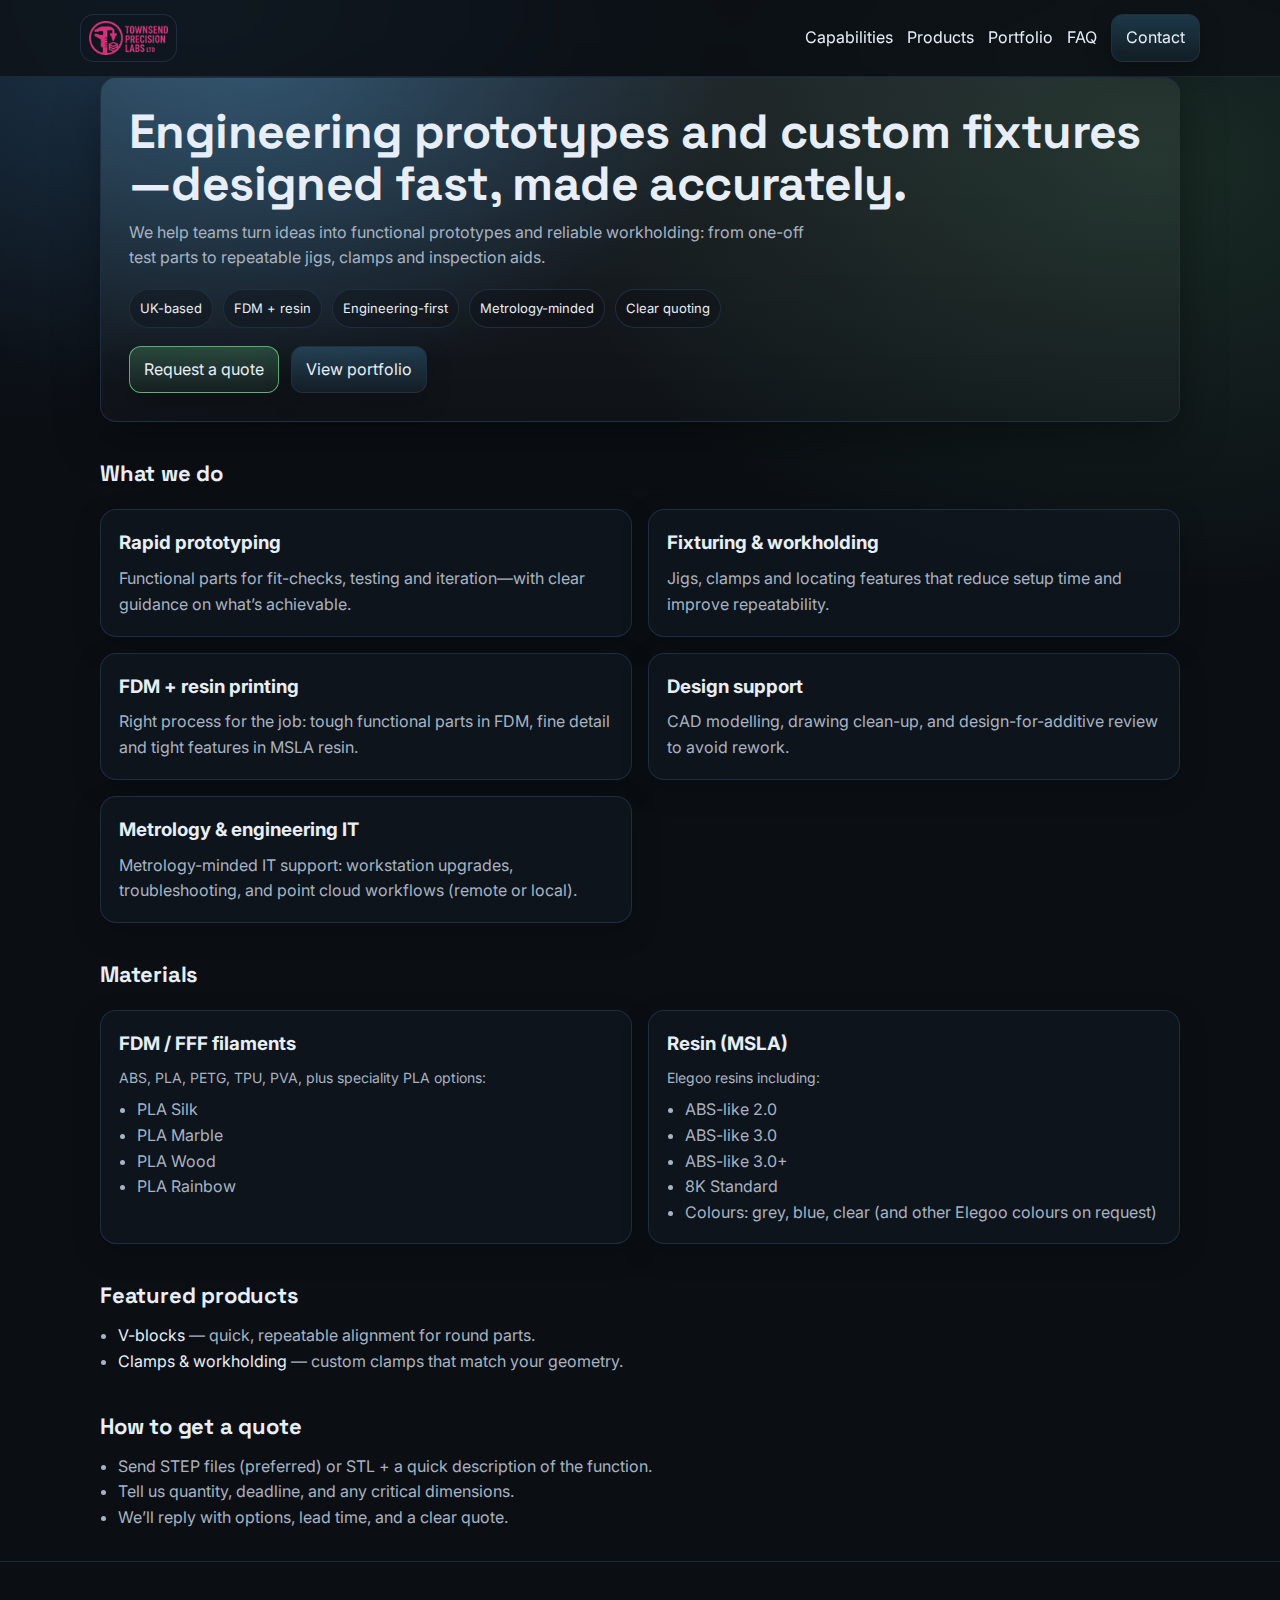
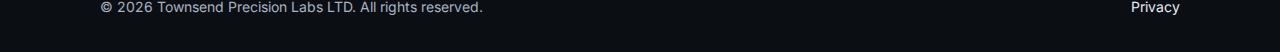
<file: index.html>
﻿<!doctype html>
<html lang="en-GB">
<head>
  <meta charset="utf-8" />
  <meta name="viewport" content="width=device-width, initial-scale=1" />
  <title>Engineering prototypes & custom fixtures</title>
  <meta name="description" content="Rapid 3D printed prototyping and fixturing—engineering-first, fast turnaround, UK-based." />
  <link rel="preconnect" href="https://fonts.googleapis.com">
  <link rel="preconnect" href="https://fonts.gstatic.com" crossorigin>
  <link href="https://fonts.googleapis.com/css2?family=Inter:wght@400;500;600&family=Space+Grotesk:wght@500;600;700&display=swap" rel="stylesheet" />
  <link rel="stylesheet" href="assets/css/style.css" />
</head>
<body>
  <header class="site-header">
    <div class="container header-inner">
      <a class="brand" href="index.html">
        <span class="brand-mark"><img class="logo" src="assets/img/logo.png" alt="Townsend Precision Labs LTD logo"></span>
        
      </a>
      <nav class="nav">
        <a href="capabilities.html">Capabilities</a>
        <a href="products.html">Products</a>
        <a href="portfolio.html">Portfolio</a>
        <a href="faq.html">FAQ</a>
        <a class="btn" href="contact.html">Contact</a>
      </nav>
    </div>
  </header>

  <main class="container">
    <div class="hero">
      <h1>Engineering prototypes and custom fixtures—designed fast, made accurately.</h1>
      <p>
        We help teams turn ideas into functional prototypes and reliable workholding:
        from one-off test parts to repeatable jigs, clamps and inspection aids.
      </p>
      <div class="hero-proof">
        <span class="pill">UK-based</span>
        <span class="pill">FDM + resin</span>
        <span class="pill">Engineering-first</span>
        <span class="pill">Metrology-minded</span>
        <span class="pill">Clear quoting</span>
      </div>
      <div class="hero-actions">
        <a class="btn primary" href="contact.html">Request a quote</a>
        <a class="btn" href="portfolio.html">View portfolio</a>
      </div>
    </div>

    <h2 class="section-title">What we do</h2>
    <div class="grid">
      <div class="card">
        <h3>Rapid prototyping</h3>
        <p>Functional parts for fit-checks, testing and iteration—with clear guidance on what’s achievable.</p>
      </div>
      <div class="card">
        <h3>Fixturing & workholding</h3>
        <p>Jigs, clamps and locating features that reduce setup time and improve repeatability.</p>
      </div>
      <div class="card">
        <h3>FDM + resin printing</h3>
        <p>Right process for the job: tough functional parts in FDM, fine detail and tight features in MSLA resin.</p>
      </div>
      <div class="card">
        <h3>Design support</h3>
        <p>CAD modelling, drawing clean-up, and design-for-additive review to avoid rework.</p>
      </div>
      <div class="card">
        <h3>Metrology & engineering IT</h3>
        <p>Metrology-minded IT support: workstation upgrades, troubleshooting, and point cloud workflows (remote or local).</p>
      </div>
    </div>

    <h2 class="section-title">Materials</h2>
    <div class="grid">
      <div class="card">
        <h3>FDM / FFF filaments</h3>
        <p class="small">ABS, PLA, PETG, TPU, PVA, plus speciality PLA options:</p>
        <ul class="list">
          <li>PLA Silk</li>
          <li>PLA Marble</li>
          <li>PLA Wood</li>
          <li>PLA Rainbow</li>
        </ul>
      </div>
      <div class="card">
        <h3>Resin (MSLA)</h3>
        <p class="small">Elegoo resins including:</p>
        <ul class="list">
          <li>ABS-like 2.0</li>
          <li>ABS-like 3.0</li>
          <li>ABS-like 3.0+</li>
          <li>8K Standard</li>
          <li>Colours: grey, blue, clear (and other Elegoo colours on request)</li>
        </ul>
      </div>
    </div>

    <h2 class="section-title">Featured products</h2>
    <ul class="list">
      <li><a href="products.html#v-blocks">V-blocks</a> — quick, repeatable alignment for round parts.</li>
      <li><a href="products.html#clamps">Clamps & workholding</a> — custom clamps that match your geometry.</li>
    </ul>

    <h2 class="section-title">How to get a quote</h2>
    <ul class="list">
      <li>Send STEP files (preferred) or STL + a quick description of the function.</li>
      <li>Tell us quantity, deadline, and any critical dimensions.</li>
      <li>We’ll reply with options, lead time, and a clear quote.</li>
    </ul>
  </main>

  <footer class="site-footer">
    <div class="container footer-inner">
      <p class="small">© 2026 Townsend Precision Labs LTD. All rights reserved.</p>
      <p class="small"><a href="privacy.html">Privacy</a></p>
    </div>
  </footer>
</body>
</html>
</file>
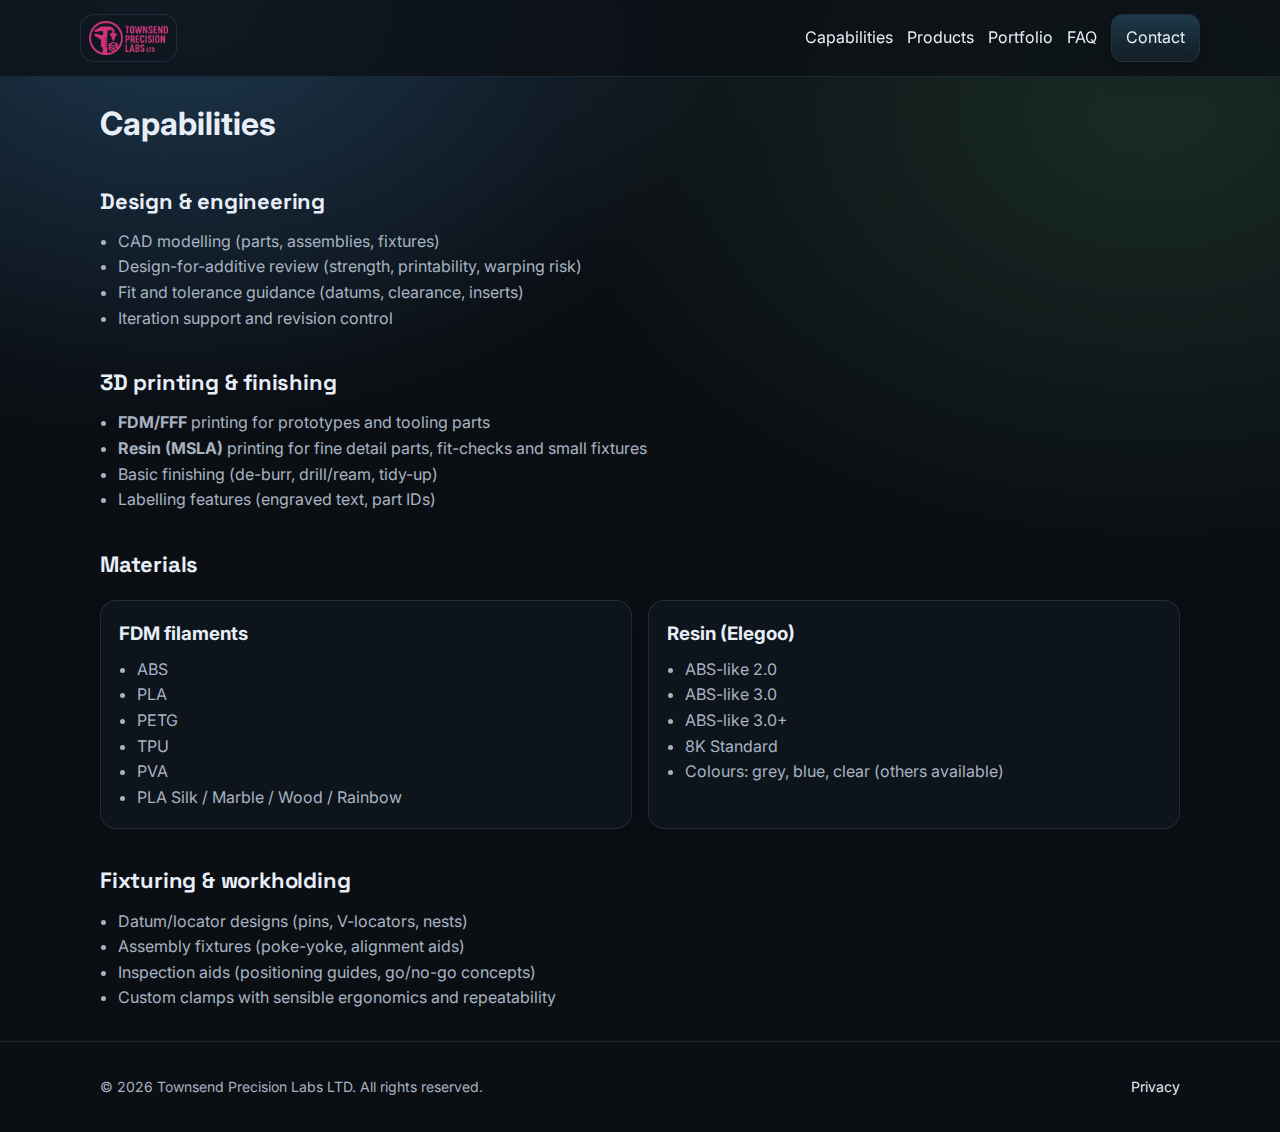
<file: capabilities.html>
﻿<!doctype html>
<html lang="en-GB">
<head>
  <meta charset="utf-8" />
  <meta name="viewport" content="width=device-width, initial-scale=1" />
  <title>Capabilities | Townsend Precision Labs LTD</title>
  <meta name="description" content="CAD, 3D printing, and engineering fixturing for prototypes and shop-floor tooling." />
  <link rel="preconnect" href="https://fonts.googleapis.com">
  <link rel="preconnect" href="https://fonts.gstatic.com" crossorigin>
  <link href="https://fonts.googleapis.com/css2?family=Inter:wght@400;500;600&family=Space+Grotesk:wght@500;600;700&display=swap" rel="stylesheet" />
  <link rel="stylesheet" href="assets/css/style.css" />
</head>
<body>
  <header class="site-header">
    <div class="container header-inner">
      <a class="brand" href="index.html"><span class="brand-mark"><img class="logo" src="assets/img/logo.png" alt="Townsend Precision Labs LTD logo"></span></a>
      <nav class="nav">
        <a href="capabilities.html">Capabilities</a>
        <a href="products.html">Products</a>
        <a href="portfolio.html">Portfolio</a>
        <a href="faq.html">FAQ</a>
        <a class="btn" href="contact.html">Contact</a>
      </nav>
    </div>
  </header>

  <main class="container">
    <h1>Capabilities</h1>

    <h2 class="section-title">Design & engineering</h2>
    <ul class="list">
      <li>CAD modelling (parts, assemblies, fixtures)</li>
      <li>Design-for-additive review (strength, printability, warping risk)</li>
      <li>Fit and tolerance guidance (datums, clearance, inserts)</li>
      <li>Iteration support and revision control</li>
    </ul>

    <h2 class="section-title">3D printing & finishing</h2>
    <ul class="list">
      <li><strong>FDM/FFF</strong> printing for prototypes and tooling parts</li>
      <li><strong>Resin (MSLA)</strong> printing for fine detail parts, fit-checks and small fixtures</li>
      <li>Basic finishing (de-burr, drill/ream, tidy-up)</li>
      <li>Labelling features (engraved text, part IDs)</li>
    </ul>

    <h2 class="section-title">Materials</h2>
    <div class="grid">
      <div class="card">
        <h3>FDM filaments</h3>
        <ul class="list">
          <li>ABS</li>
          <li>PLA</li>
          <li>PETG</li>
          <li>TPU</li>
          <li>PVA</li>
          <li>PLA Silk / Marble / Wood / Rainbow</li>
        </ul>
      </div>
      <div class="card">
        <h3>Resin (Elegoo)</h3>
        <ul class="list">
          <li>ABS-like 2.0</li>
          <li>ABS-like 3.0</li>
          <li>ABS-like 3.0+</li>
          <li>8K Standard</li>
          <li>Colours: grey, blue, clear (others available)</li>
        </ul>
      </div>
    </div>

    <h2 class="section-title">Fixturing & workholding</h2>
    <ul class="list">
      <li>Datum/locator designs (pins, V-locators, nests)</li>
      <li>Assembly fixtures (poke-yoke, alignment aids)</li>
      <li>Inspection aids (positioning guides, go/no-go concepts)</li>
      <li>Custom clamps with sensible ergonomics and repeatability</li>
    </ul>
  </main>

  <footer class="site-footer">
    <div class="container footer-inner">
      <p class="small">© 2026 Townsend Precision Labs LTD. All rights reserved.</p>
      <p class="small"><a href="privacy.html">Privacy</a></p>
    </div>
  </footer>
</body>
</html>
</file>
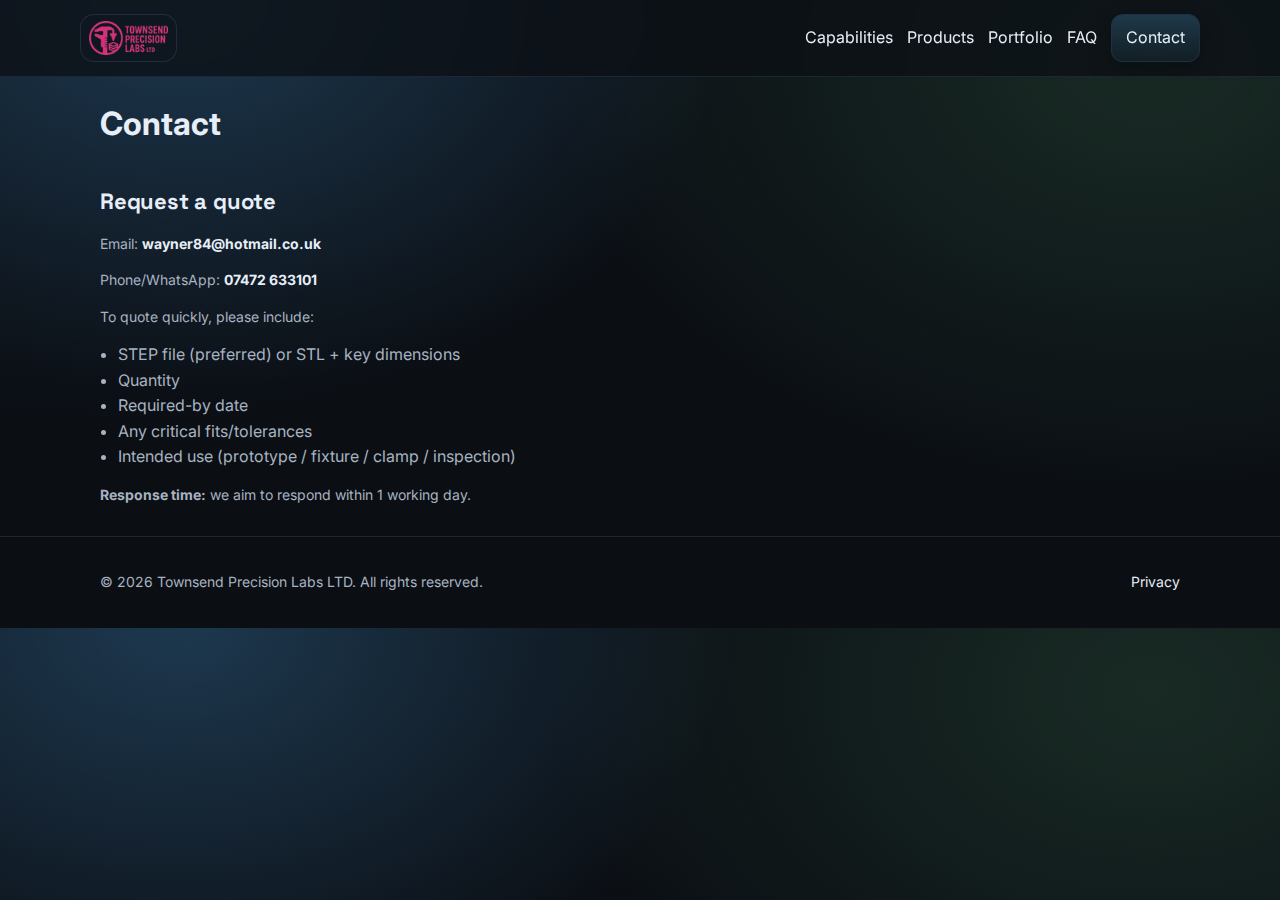
<file: contact.html>
﻿<!doctype html>
<html lang="en-GB">
<head>
  <meta charset="utf-8" />
  <meta name="viewport" content="width=device-width, initial-scale=1" />
  <title>Contact | Townsend Precision Labs LTD</title>
  <meta name="description" content="Request a quote for prototypes, fixtures and 3D printed workholding." />
  <link rel="preconnect" href="https://fonts.googleapis.com">
  <link rel="preconnect" href="https://fonts.gstatic.com" crossorigin>
  <link href="https://fonts.googleapis.com/css2?family=Inter:wght@400;500;600&family=Space+Grotesk:wght@500;600;700&display=swap" rel="stylesheet" />
  <link rel="stylesheet" href="assets/css/style.css" />
</head>
<body>
  <header class="site-header">
    <div class="container header-inner">
      <a class="brand" href="index.html"><span class="brand-mark"><img class="logo" src="assets/img/logo.png" alt="Townsend Precision Labs LTD logo"></span></a>
      <nav class="nav">
        <a href="capabilities.html">Capabilities</a>
        <a href="products.html">Products</a>
        <a href="portfolio.html">Portfolio</a>
        <a href="faq.html">FAQ</a>
        <a class="btn" href="contact.html">Contact</a>
      </nav>
    </div>
  </header>

  <main class="container">
    <h1>Contact</h1>

    <h2 class="section-title">Request a quote</h2>
    <p class="small">Email: <strong><a href="mailto:wayner84@hotmail.co.uk?subject=Quote%20request%20%E2%80%94%20Townsend%20Precision%20Labs%20LTD">wayner84@hotmail.co.uk</a></strong></p>
    <p class="small">Phone/WhatsApp: <strong><a href="tel:+447472633101">07472 633101</a></strong></p>

    <p class="small">To quote quickly, please include:</p>
    <ul class="list">
      <li>STEP file (preferred) or STL + key dimensions</li>
      <li>Quantity</li>
      <li>Required-by date</li>
      <li>Any critical fits/tolerances</li>
      <li>Intended use (prototype / fixture / clamp / inspection)</li>
    </ul>

    <p class="small"><strong>Response time:</strong> we aim to respond within 1 working day.</p>
  </main>

  <footer class="site-footer">
    <div class="container footer-inner">
      <p class="small">© 2026 Townsend Precision Labs LTD. All rights reserved.</p>
      <p class="small"><a href="privacy.html">Privacy</a></p>
    </div>
  </footer>
</body>
</html>
</file>
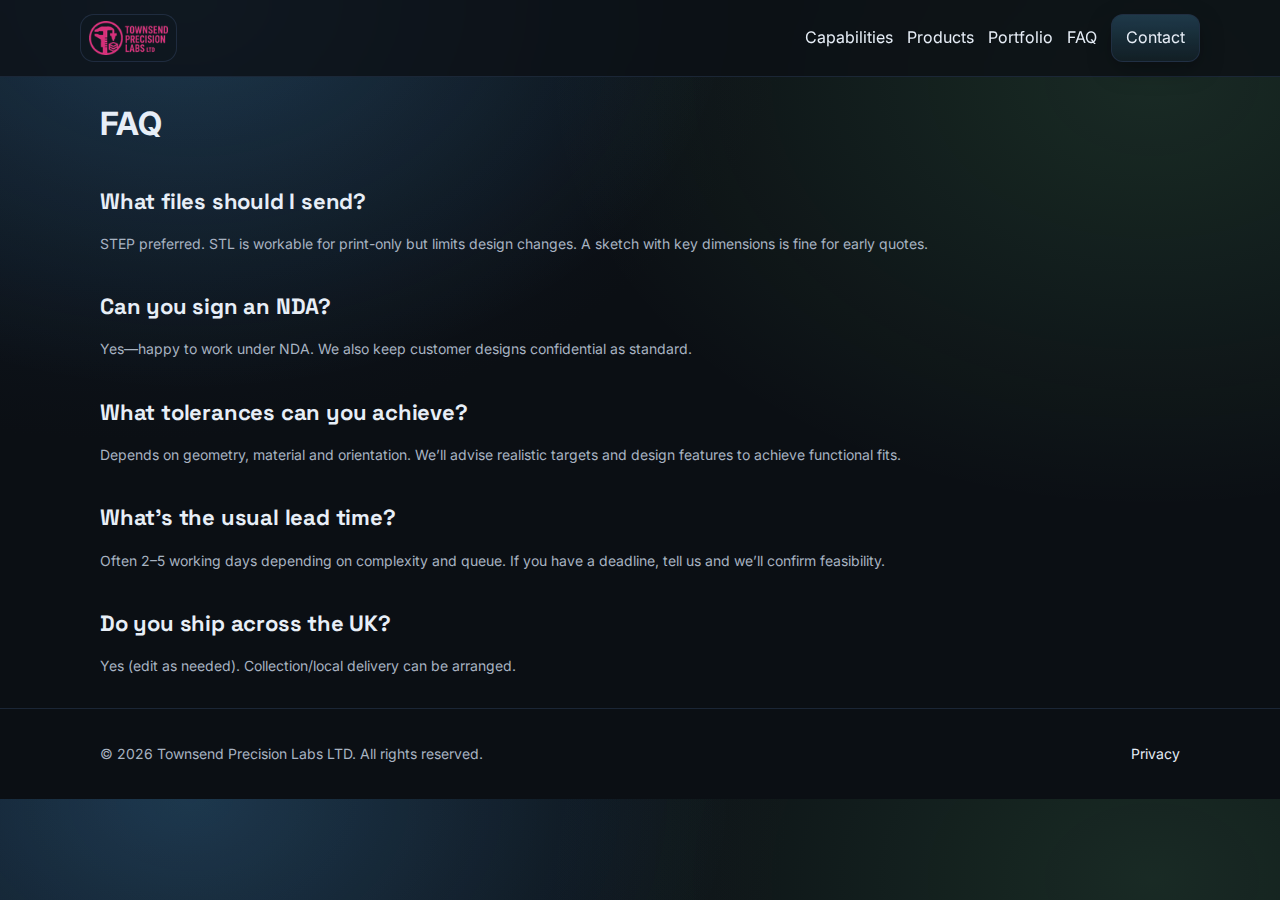
<file: faq.html>
﻿<!doctype html>
<html lang="en-GB">
<head>
  <meta charset="utf-8" />
  <meta name="viewport" content="width=device-width, initial-scale=1" />
  <title>FAQ | Townsend Precision Labs LTD</title>
  <meta name="description" content="Common questions about files, lead times, tolerances, confidentiality and pricing." />
  <link rel="preconnect" href="https://fonts.googleapis.com">
  <link rel="preconnect" href="https://fonts.gstatic.com" crossorigin>
  <link href="https://fonts.googleapis.com/css2?family=Inter:wght@400;500;600&family=Space+Grotesk:wght@500;600;700&display=swap" rel="stylesheet" />
  <link rel="stylesheet" href="assets/css/style.css" />
</head>
<body>
  <header class="site-header">
    <div class="container header-inner">
      <a class="brand" href="index.html"><span class="brand-mark"><img class="logo" src="assets/img/logo.png" alt="Townsend Precision Labs LTD logo"></span></a>
      <nav class="nav">
        <a href="capabilities.html">Capabilities</a>
        <a href="products.html">Products</a>
        <a href="portfolio.html">Portfolio</a>
        <a href="faq.html">FAQ</a>
        <a class="btn" href="contact.html">Contact</a>
      </nav>
    </div>
  </header>

  <main class="container">
    <h1>FAQ</h1>

    <h2 class="section-title">What files should I send?</h2>
    <p class="small">STEP preferred. STL is workable for print-only but limits design changes. A sketch with key dimensions is fine for early quotes.</p>

    <h2 class="section-title">Can you sign an NDA?</h2>
    <p class="small">Yes—happy to work under NDA. We also keep customer designs confidential as standard.</p>

    <h2 class="section-title">What tolerances can you achieve?</h2>
    <p class="small">Depends on geometry, material and orientation. We’ll advise realistic targets and design features to achieve functional fits.</p>

    <h2 class="section-title">What’s the usual lead time?</h2>
    <p class="small">Often 2–5 working days depending on complexity and queue. If you have a deadline, tell us and we’ll confirm feasibility.</p>

    <h2 class="section-title">Do you ship across the UK?</h2>
    <p class="small">Yes (edit as needed). Collection/local delivery can be arranged.</p>
  </main>

  <footer class="site-footer">
    <div class="container footer-inner">
      <p class="small">© 2026 Townsend Precision Labs LTD. All rights reserved.</p>
      <p class="small"><a href="privacy.html">Privacy</a></p>
    </div>
  </footer>
</body>
</html>
</file>
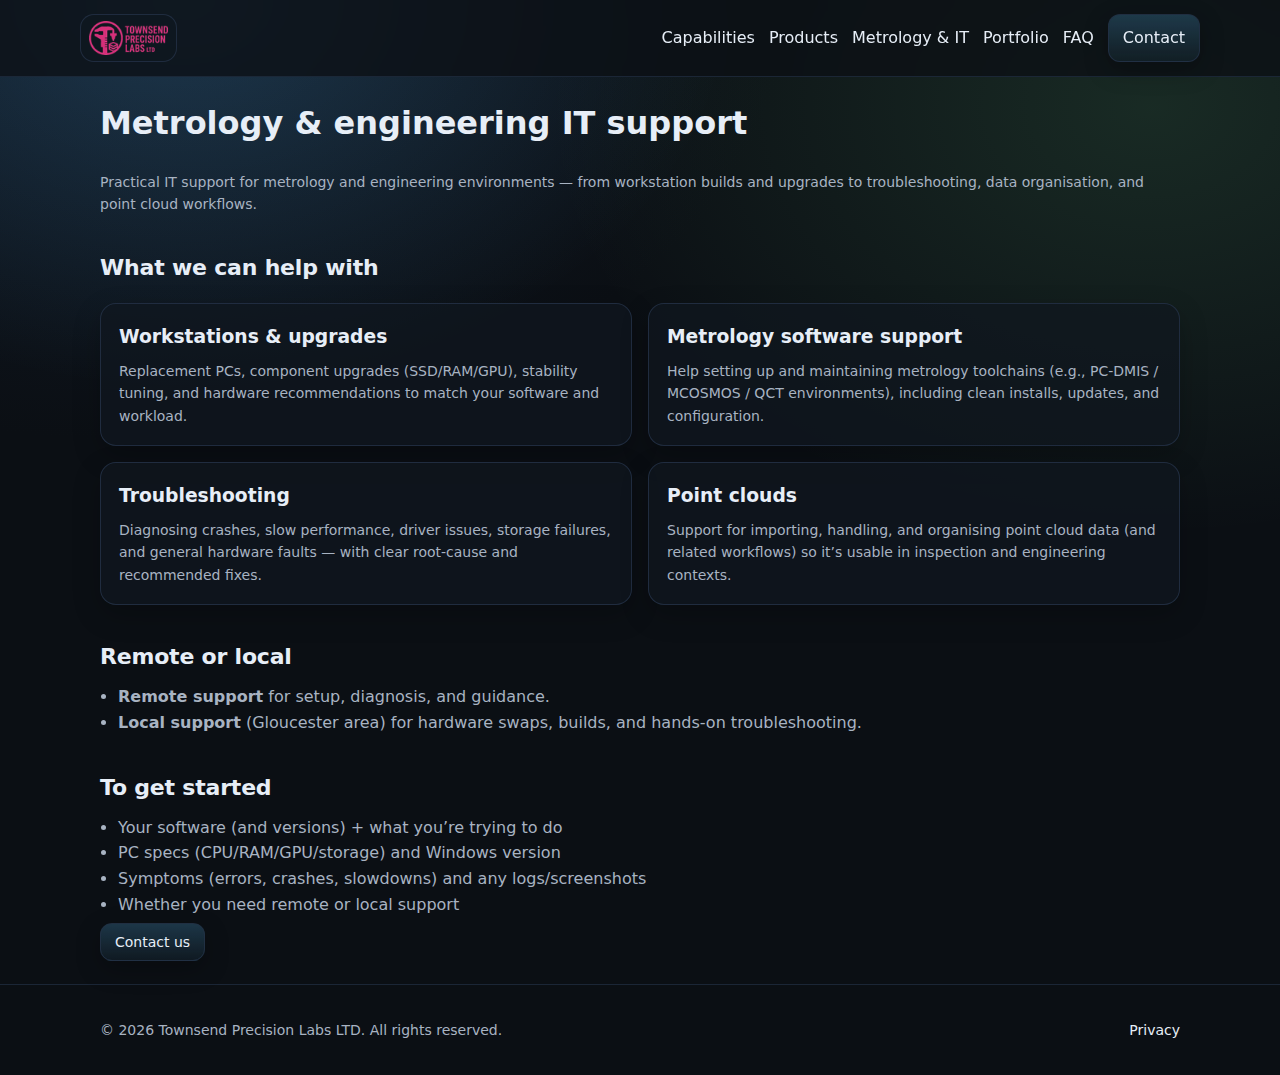
<file: metrology-it.html>
<!doctype html>
<html lang="en-GB">
<head>
  <meta charset="utf-8" />
  <meta name="viewport" content="width=device-width, initial-scale=1" />
  <title>Metrology & Engineering IT | Townsend Precision Labs LTD</title>
  <meta name="description" content="Metrology-minded IT support for CMM environments: workstation builds, upgrades, troubleshooting, and point cloud workflows." />
  <link rel="stylesheet" href="assets/css/style.css" />
</head>
<body>
  <header class="site-header">
    <div class="container header-inner">
      <a class="brand" href="index.html"><span class="brand-mark"><img class="logo" src="assets/img/logo.png" alt="Townsend Precision Labs LTD logo"></span></a>
      <nav class="nav">
        <a href="capabilities.html">Capabilities</a>
        <a href="products.html">Products</a>
        <a href="metrology-it.html">Metrology & IT</a>
        <a href="portfolio.html">Portfolio</a>
        <a href="faq.html">FAQ</a>
        <a class="btn" href="contact.html">Contact</a>
      </nav>
    </div>
  </header>

  <main class="container">
    <h1>Metrology & engineering IT support</h1>
    <p class="small">
      Practical IT support for metrology and engineering environments — from workstation builds and upgrades to troubleshooting,
      data organisation, and point cloud workflows.
    </p>

    <h2 class="section-title">What we can help with</h2>
    <div class="grid">
      <div class="card">
        <h3>Workstations & upgrades</h3>
        <p class="small">
          Replacement PCs, component upgrades (SSD/RAM/GPU), stability tuning, and hardware recommendations to match your software and workload.
        </p>
      </div>
      <div class="card">
        <h3>Metrology software support</h3>
        <p class="small">
          Help setting up and maintaining metrology toolchains (e.g., PC-DMIS / MCOSMOS / QCT environments), including clean installs, updates, and configuration.
        </p>
      </div>
      <div class="card">
        <h3>Troubleshooting</h3>
        <p class="small">
          Diagnosing crashes, slow performance, driver issues, storage failures, and general hardware faults — with clear root-cause and recommended fixes.
        </p>
      </div>
      <div class="card">
        <h3>Point clouds</h3>
        <p class="small">
          Support for importing, handling, and organising point cloud data (and related workflows) so it’s usable in inspection and engineering contexts.
        </p>
      </div>
    </div>

    <h2 class="section-title">Remote or local</h2>
    <ul class="list">
      <li><strong>Remote support</strong> for setup, diagnosis, and guidance.</li>
      <li><strong>Local support</strong> (Gloucester area) for hardware swaps, builds, and hands-on troubleshooting.</li>
    </ul>

    <h2 class="section-title">To get started</h2>
    <ul class="list">
      <li>Your software (and versions) + what you’re trying to do</li>
      <li>PC specs (CPU/RAM/GPU/storage) and Windows version</li>
      <li>Symptoms (errors, crashes, slowdowns) and any logs/screenshots</li>
      <li>Whether you need remote or local support</li>
    </ul>

    <p class="small"><a class="btn" href="contact.html">Contact us</a></p>
  </main>

  <footer class="site-footer">
    <div class="container footer-inner">
      <p class="small">© 2026 Townsend Precision Labs LTD. All rights reserved.</p>
      <p class="small"><a href="privacy.html">Privacy</a></p>
    </div>
  </footer>
</body>
</html>
</file>
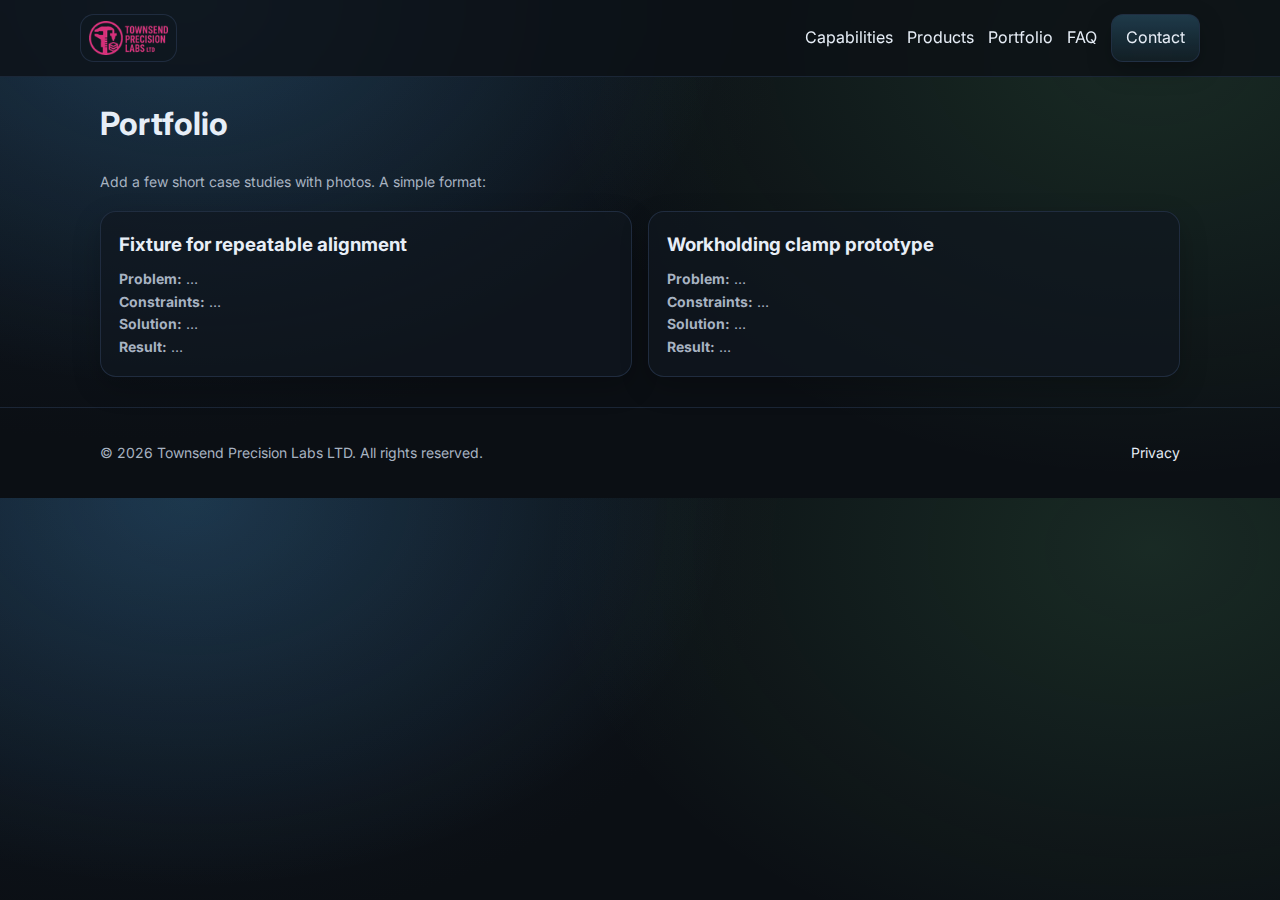
<file: portfolio.html>
﻿<!doctype html>
<html lang="en-GB">
<head>
  <meta charset="utf-8" />
  <meta name="viewport" content="width=device-width, initial-scale=1" />
  <title>Portfolio | Townsend Precision Labs LTD</title>
  <meta name="description" content="Examples of prototype parts, fixtures and workholding solutions." />
  <link rel="preconnect" href="https://fonts.googleapis.com">
  <link rel="preconnect" href="https://fonts.gstatic.com" crossorigin>
  <link href="https://fonts.googleapis.com/css2?family=Inter:wght@400;500;600&family=Space+Grotesk:wght@500;600;700&display=swap" rel="stylesheet" />
  <link rel="stylesheet" href="assets/css/style.css" />
</head>
<body>
  <header class="site-header">
    <div class="container header-inner">
      <a class="brand" href="index.html"><span class="brand-mark"><img class="logo" src="assets/img/logo.png" alt="Townsend Precision Labs LTD logo"></span></a>
      <nav class="nav">
        <a href="capabilities.html">Capabilities</a>
        <a href="products.html">Products</a>
        <a href="portfolio.html">Portfolio</a>
        <a href="faq.html">FAQ</a>
        <a class="btn" href="contact.html">Contact</a>
      </nav>
    </div>
  </header>

  <main class="container">
    <h1>Portfolio</h1>
    <p class="small">Add a few short case studies with photos. A simple format:</p>
    <div class="grid">
      <div class="card">
        <h3>Fixture for repeatable alignment</h3>
        <p class="small"><strong>Problem:</strong> …<br><strong>Constraints:</strong> …<br><strong>Solution:</strong> …<br><strong>Result:</strong> …</p>
      </div>
      <div class="card">
        <h3>Workholding clamp prototype</h3>
        <p class="small"><strong>Problem:</strong> …<br><strong>Constraints:</strong> …<br><strong>Solution:</strong> …<br><strong>Result:</strong> …</p>
      </div>
    </div>
  </main>

  <footer class="site-footer">
    <div class="container footer-inner">
      <p class="small">© 2026 Townsend Precision Labs LTD. All rights reserved.</p>
      <p class="small"><a href="privacy.html">Privacy</a></p>
    </div>
  </footer>
</body>
</html>
</file>
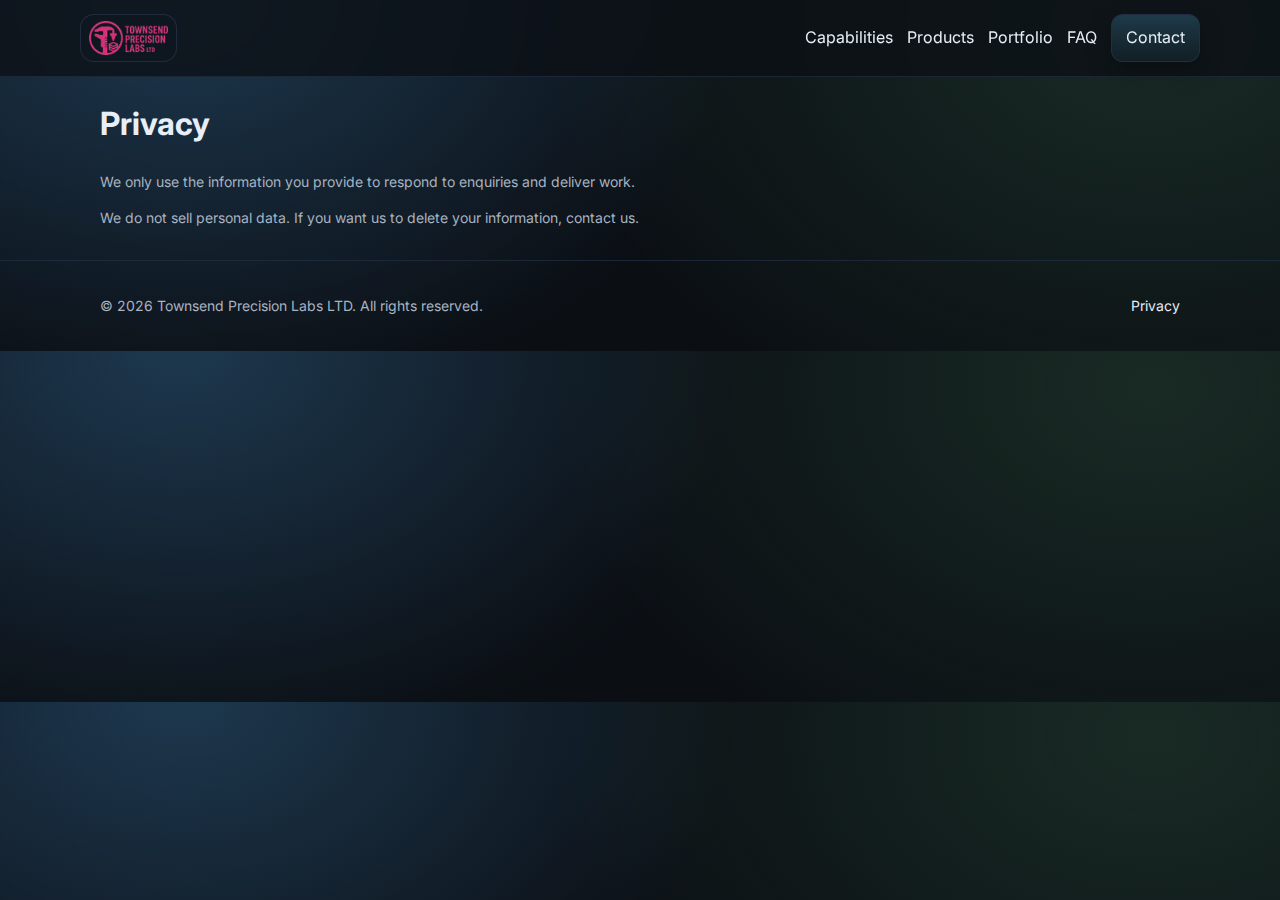
<file: privacy.html>
﻿<!doctype html>
<html lang="en-GB">
<head>
  <meta charset="utf-8" />
  <meta name="viewport" content="width=device-width, initial-scale=1" />
  <title>Privacy | Townsend Precision Labs LTD</title>
  <meta name="description" content="Privacy notice." />
  <link rel="preconnect" href="https://fonts.googleapis.com">
  <link rel="preconnect" href="https://fonts.gstatic.com" crossorigin>
  <link href="https://fonts.googleapis.com/css2?family=Inter:wght@400;500;600&family=Space+Grotesk:wght@500;600;700&display=swap" rel="stylesheet" />
  <link rel="stylesheet" href="assets/css/style.css" />
</head>
<body>
  <header class="site-header">
    <div class="container header-inner">
      <a class="brand" href="index.html"><span class="brand-mark"><img class="logo" src="assets/img/logo.png" alt="Townsend Precision Labs LTD logo"></span></a>
      <nav class="nav">
        <a href="capabilities.html">Capabilities</a>
        <a href="products.html">Products</a>
        <a href="portfolio.html">Portfolio</a>
        <a href="faq.html">FAQ</a>
        <a class="btn" href="contact.html">Contact</a>
      </nav>
    </div>
  </header>

  <main class="container">
    <h1>Privacy</h1>
    <p class="small">We only use the information you provide to respond to enquiries and deliver work.</p>
    <p class="small">We do not sell personal data. If you want us to delete your information, contact us.</p>
  </main>

  <footer class="site-footer">
    <div class="container footer-inner">
      <p class="small">© 2026 Townsend Precision Labs LTD. All rights reserved.</p>
      <p class="small"><a href="privacy.html">Privacy</a></p>
    </div>
  </footer>
</body>
</html>
</file>
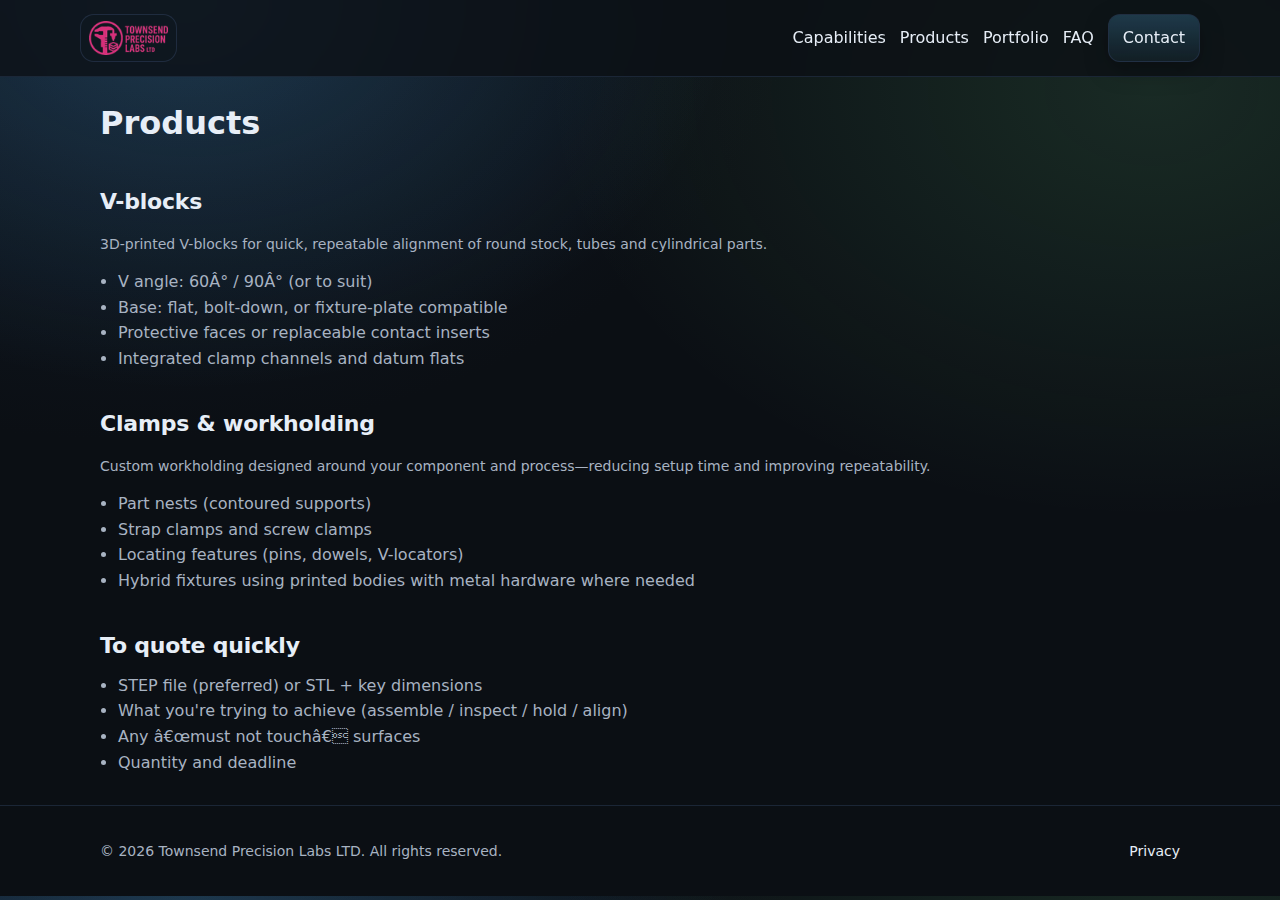
<file: products.html>
﻿<!doctype html>
<html lang="en-GB">
<head>
  <meta charset="utf-8" />
  <meta name="viewport" content="width=device-width, initial-scale=1" />
  <title>Products | Townsend Precision Labs LTD</title>
  <meta name="description" content="Practical workholding and tooling aids—V-blocks, clamps, and custom fixtures." />
  <link rel="stylesheet" href="assets/css/style.css" />
</head>
<body>
  <header class="site-header">
    <div class="container header-inner">
      <a class="brand" href="index.html"><span class="brand-mark"><img class="logo" src="assets/img/logo.png" alt="Townsend Precision Labs LTD logo"></span></a>
      <nav class="nav">
        <a href="capabilities.html">Capabilities</a>
        <a href="products.html">Products</a>
        <a href="portfolio.html">Portfolio</a>
        <a href="faq.html">FAQ</a>
        <a class="btn" href="contact.html">Contact</a>
      </nav>
    </div>
  </header>

  <main class="container">
    <h1>Products</h1>

    <h2 id="v-blocks" class="section-title">V-blocks</h2>
    <p class="small">3D-printed V-blocks for quick, repeatable alignment of round stock, tubes and cylindrical parts.</p>
    <ul class="list">
      <li>V angle: 60Â° / 90Â° (or to suit)</li>
      <li>Base: flat, bolt-down, or fixture-plate compatible</li>
      <li>Protective faces or replaceable contact inserts</li>
      <li>Integrated clamp channels and datum flats</li>
    </ul>

    <h2 id="clamps" class="section-title">Clamps & workholding</h2>
    <p class="small">Custom workholding designed around your component and process—reducing setup time and improving repeatability.</p>
    <ul class="list">
      <li>Part nests (contoured supports)</li>
      <li>Strap clamps and screw clamps</li>
      <li>Locating features (pins, dowels, V-locators)</li>
      <li>Hybrid fixtures using printed bodies with metal hardware where needed</li>
    </ul>

    <h2 class="section-title">To quote quickly</h2>
    <ul class="list">
      <li>STEP file (preferred) or STL + key dimensions</li>
      <li>What you're trying to achieve (assemble / inspect / hold / align)</li>
      <li>Any â€œmust not touchâ€ surfaces</li>
      <li>Quantity and deadline</li>
    </ul>
  </main>

  <footer class="site-footer">
    <div class="container footer-inner">
      <p class="small">© 2026 Townsend Precision Labs LTD. All rights reserved.</p>
      <p class="small"><a href="privacy.html">Privacy</a></p>
    </div>
  </footer>
</body>
</html>
</file>
<file: assets/css/style.css>
:root{
  --bg:#0b0f14;
  --card:#101720;
  --text:#e7eef7;
  --muted:#a8b3c2;
  --line:#223044;
  --accent:#59c1ff;
  --accent2:#7cf29a;
  --max:1120px;
  --radius:16px;
  --shadow: 0 18px 45px rgba(0,0,0,0.35);
}

*{box-sizing:border-box}
html,body{margin:0;padding:0}
body{
  font-family: Inter, ui-sans-serif, system-ui, -apple-system, Segoe UI, Roboto, Arial, "Noto Sans", "Liberation Sans", sans-serif;
  background:
    radial-gradient(900px 650px at 15% 0%, rgba(89,193,255,0.18) 0%, rgba(11,15,20,0) 60%),
    radial-gradient(1100px 780px at 90% 10%, rgba(124,242,154,0.12) 0%, rgba(11,15,20,0) 55%),
    radial-gradient(1200px 800px at 10% 0%, #101a28 0%, var(--bg) 55%);
  color:var(--text);
  line-height:1.6;
}

a{color:var(--text); text-decoration:none}
a:hover{color:var(--accent)}
.container{max-width:var(--max); margin:0 auto; padding:0 20px}

/* Header */
.site-header{
  position:sticky; top:0; z-index:10;
  backdrop-filter: blur(10px);
  background: rgba(11,15,20,0.78);
  border-bottom:1px solid rgba(34,48,68,0.7);
}
.header-inner{display:flex; align-items:center; justify-content:space-between; padding:14px 0; gap:16px}
.brand{display:flex; align-items:center; gap:10px; font-weight:800; letter-spacing:0.2px}
.brand-name{white-space:nowrap}
.brand-mark{
  display:grid; place-items:center;
  border:1px solid rgba(34,48,68,0.9);
  border-radius:14px;
  background: rgba(16,23,32,0.25);
  overflow:hidden;
  padding:6px 8px;
}
.logo{height:34px; width:auto; display:block}
.nav{display:flex; gap:14px; align-items:center; flex-wrap:wrap}

/* Buttons */
.btn{
  padding:10px 14px;
  border:1px solid rgba(34,48,68,0.95);
  border-radius:12px;
  background: linear-gradient(180deg, rgba(89,193,255,0.22), rgba(89,193,255,0.06));
  box-shadow: 0 8px 24px rgba(0,0,0,0.25);
}
.btn:hover{border-color: rgba(89,193,255,0.7)}
.btn.primary{
  border-color: rgba(124,242,154,0.65);
  background: linear-gradient(180deg, rgba(124,242,154,0.20), rgba(124,242,154,0.05));
}

main{padding:34px 0 60px}

/* Hero */
.hero{
  padding:28px;
  border:1px solid rgba(34,48,68,0.9);
  border-radius:var(--radius);
  background:
    radial-gradient(800px 500px at 15% 0%, rgba(89,193,255,0.16) 0%, rgba(16,23,32,0.0) 60%),
    linear-gradient(180deg, rgba(255,255,255,0.07), rgba(255,255,255,0.02));
  box-shadow: var(--shadow);
}
.hero h1{margin:0 0 10px; line-height:1.08; font-size: clamp(30px, 4vw, 48px); font-family: "Space Grotesk", Inter, system-ui, sans-serif; letter-spacing:-0.6px}
.hero p{margin:0 0 18px; color:var(--muted); max-width:70ch}
.hero-actions{display:flex; gap:12px; flex-wrap:wrap}

.hero-proof{
  display:flex;
  flex-wrap:wrap;
  gap:10px;
  margin: 14px 0 18px;
}
.pill{
  display:inline-flex;
  align-items:center;
  gap:8px;
  padding:8px 10px;
  border-radius:999px;
  border:1px solid rgba(34,48,68,0.9);
  background: rgba(11,15,20,0.35);
  color: var(--text);
  font-size: 13px;
}

/* Sections */
.section-title{margin:34px 0 10px; font-size:22px; font-family: "Space Grotesk", Inter, system-ui, sans-serif; letter-spacing:-0.2px}

.grid{
  display:grid; gap:16px;
  grid-template-columns: repeat(12, 1fr);
  margin-top:18px;
}
.card{
  grid-column: span 6;
  padding:18px;
  border:1px solid rgba(34,48,68,0.9);
  border-radius:var(--radius);
  background: rgba(16,23,32,0.70);
  box-shadow: 0 10px 28px rgba(0,0,0,0.22);
  transition: transform 160ms ease, border-color 160ms ease;
}
.card:hover{transform: translateY(-2px); border-color: rgba(89,193,255,0.45)}
.card h3{margin:0 0 8px}
.card p{margin:0; color:var(--muted)}
@media (max-width: 900px){
  .card{grid-column: span 12}
}

.list{margin:8px 0 0; padding-left:18px; color:var(--muted)}
.small{color:var(--muted); font-size:14px}

/* Footer */
.site-footer{border-top:1px solid rgba(34,48,68,0.7); padding:20px 0; margin-top:30px}
.footer-inner{display:flex; justify-content:space-between; gap:16px; flex-wrap:wrap}
</file>
